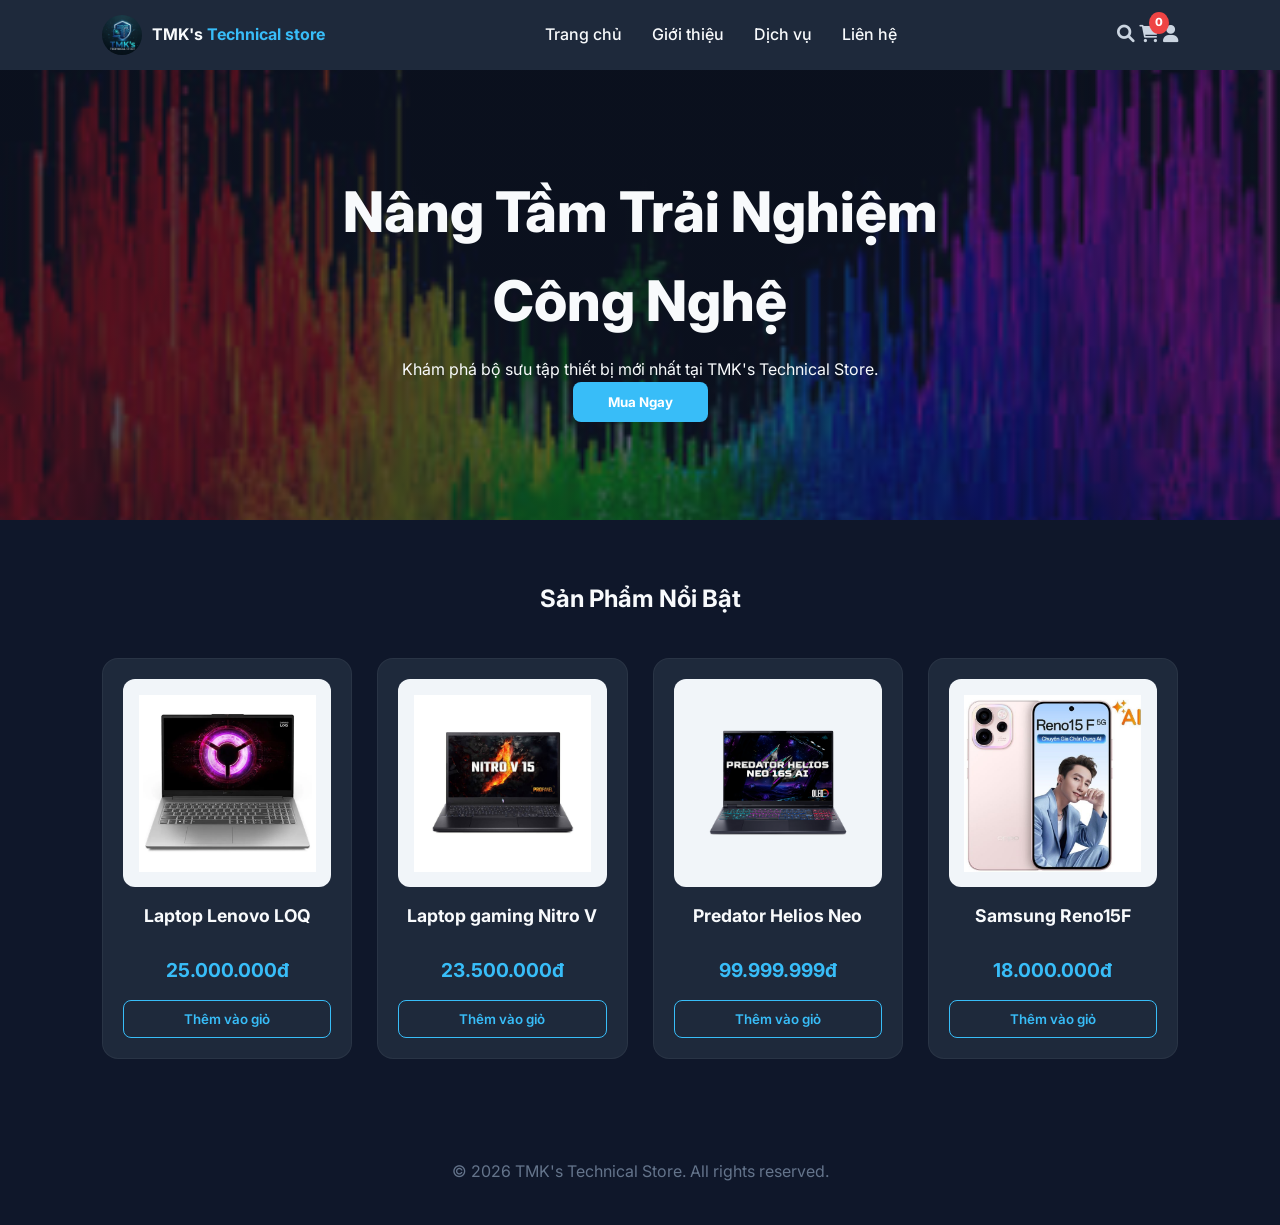
<file: TMKhang_baitapcuoimon/index.html>
<!DOCTYPE html>
<html lang="vi">
<head>
    <meta charset="UTF-8">
    <meta name="viewport" content="width=device-width, initial-scale=1.0">
    <title>TMK's Technical Store | Đồ Công Nghệ Đỉnh Cao</title>
    <link href="https://fonts.googleapis.com/css2?family=Inter:wght@400;600;700;800&display=swap" rel="stylesheet">
    <link rel="stylesheet" href="https://cdnjs.cloudflare.com/ajax/libs/font-awesome/6.0.0/css/all.min.css">
    <link rel="stylesheet" href="style.css">
</head>
<body>

    <header>
        <div class="logo">
            <img src="image/logo.png" alt="TMK Logo" class="brand-logo">
            <div class="logo-text">TMK's <span>Technical store</span></div>
        </div>
        
        <nav id="nav-menu">
            <ul>
                <li><a href="index.html">Trang chủ</a></li>
                <li><a href="gioithieu.html">Giới thiệu</a></li>
                <li><a href="dichvu.html">Dịch vụ</a></li>
                <li><a href="lienhe.html">Liên hệ</a></li>
            </ul>
        </nav>

        <div class="header-right">
            <div class="icons">
                <i class="fas fa-search"></i>
                <div class="cart-icon-wrapper" id="open-cart">
                    <i class="fas fa-shopping-cart"></i>
                    <span id="cart-count">0</span>
                </div>
                <i class="fas fa-user"></i>
            </div>
            <div class="menu-toggle" id="mobile-menu">
                <i class="fas fa-bars"></i>
            </div>
        </div>
    </header>

    <section class="hero">
        <div class="hero-content">
            <h1>Nâng Tầm Trải Nghiệm<br>Công Nghệ</h1>
            <p>Khám phá bộ sưu tập thiết bị mới nhất tại TMK's Technical Store.</p>
            <button class="btn">Mua Ngay</button>
        </div>
    </section>

    <section class="products">
        <h2>Sản Phẩm Nổi Bật</h2>
        <div class="product-grid">
            <div class="product-card">
                <div class="product-img-container">
                    <img src="image/Laptop1.png" alt="PC Gaming Ultra" class="product-img">
                </div>
                <h3>Laptop Lenovo LOQ</h3>
                <p class="price">25.000.000đ</p>
                <button class="add-cart">Thêm vào giỏ</button>
            </div>
            
            <div class="product-card">
                <div class="product-img-container">
                    <img src="image/Laptop2.jpg" alt="Bàn phím Cơ RGB" class="product-img">
                </div>
                <h3>Laptop gaming Nitro V</h3>
                <p class="price">23.500.000đ</p>
                <button class="add-cart">Thêm vào giỏ</button>
            </div>
            
            <div class="product-card">
                <div class="product-img-container">
                    <img src="image/Laptop3.png" alt="Chuột Không Dây Pro" class="product-img">
                </div>
                <h3>Predator Helios Neo</h3>
                <p class="price">99.999.999đ</p>
                <button class="add-cart">Thêm vào giỏ</button>
            </div>

            <div class="product-card">
                <div class="product-img-container">
                    <img src="image/dienthoai1.jpg" alt="iPad Pro M2" class="product-img">
                </div>
                <h3>Samsung Reno15F</h3>
                <p class="price">18.000.000đ</p>
                <button class="add-cart">Thêm vào giỏ</button>
            </div>
        </div>
    </section>

    <div id="cart-modal" class="cart-modal">
        <div class="cart-content">
            <div class="cart-header">
                <h2>Giỏ hàng của bạn</h2>
                <span class="close-cart">&times;</span>
            </div>
            <div id="cart-items">
                <p style="text-align: center; color: #64748b; padding: 20px;">Giỏ hàng trống</p>
            </div>
            <div class="cart-footer">
                <div class="total-price">
                    <span>Tổng tiền:</span>
                    <span id="total-amount">0đ</span>
                </div>
                <button class="btn btn-checkout">Thanh Toán Ngay</button>
            </div>
        </div>
    </div>

    <footer>
        <p>&copy; 2026 TMK's Technical Store. All rights reserved.</p>
    </footer>

    <script src="script.js"></script>
</body>
</html>
</file>
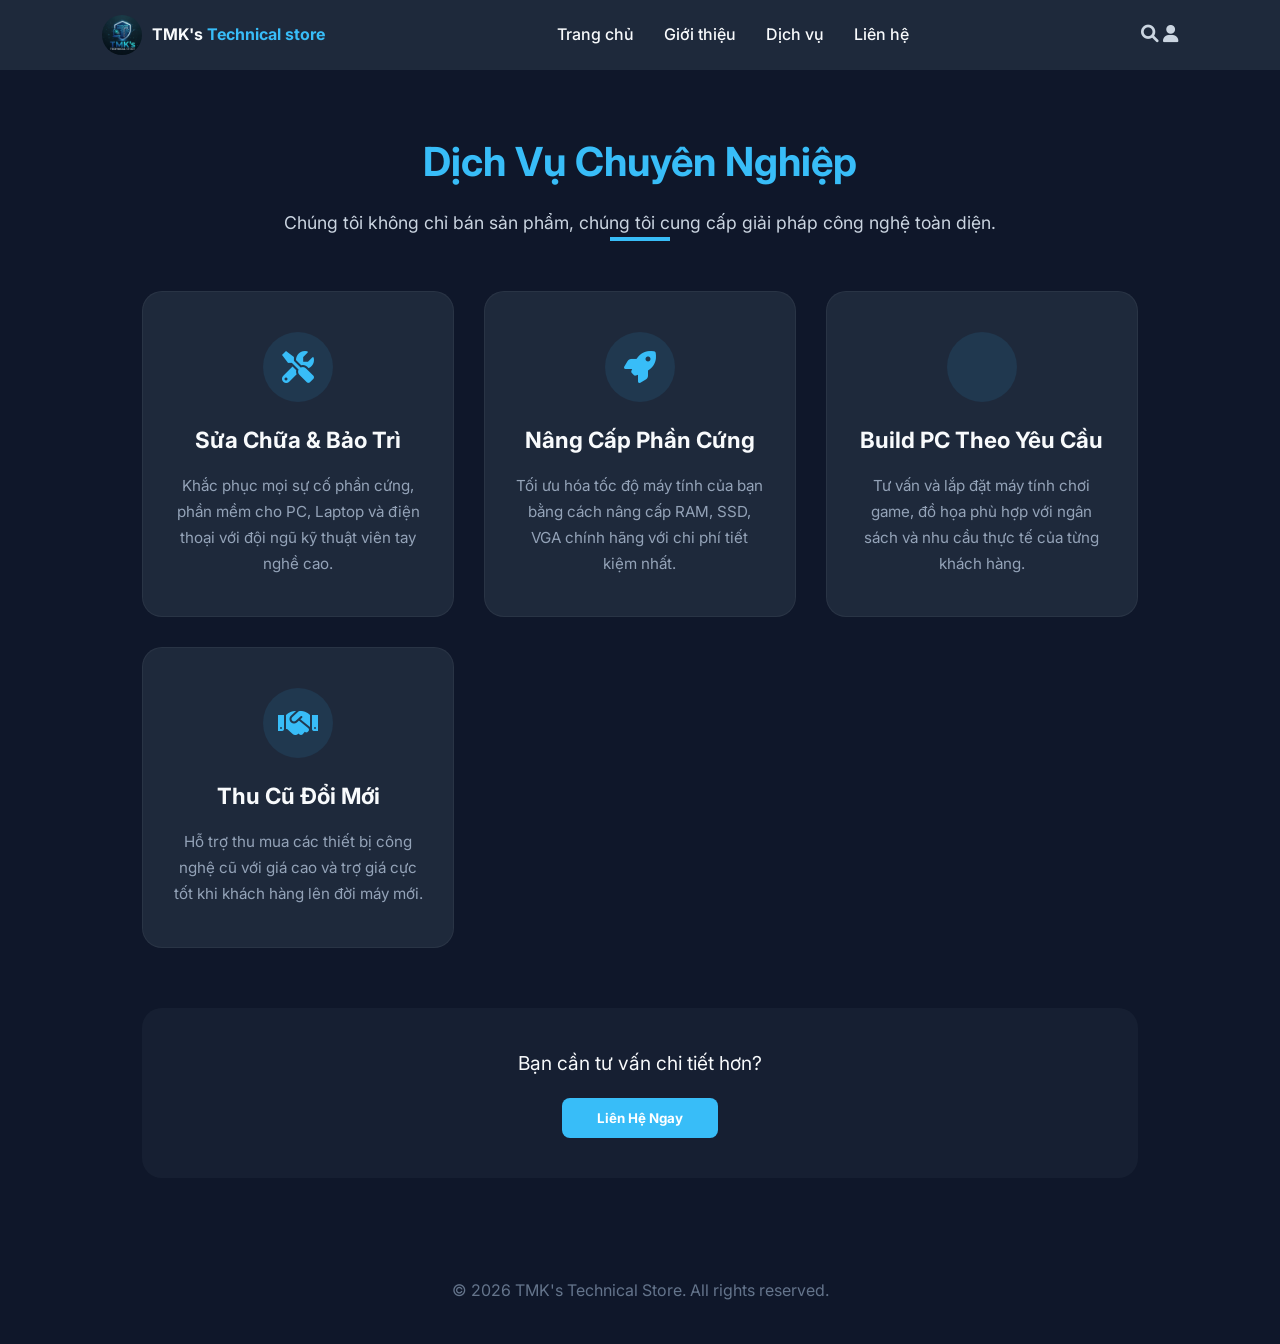
<file: TMKhang_baitapcuoimon/dichvu.html>
<!DOCTYPE html>
<html lang="vi">
<head>
    <meta charset="UTF-8">
    <meta name="viewport" content="width=device-width, initial-scale=1.0">
    <title>Dịch Vụ | TMK's Technical Store</title>
    <link href="https://fonts.googleapis.com/css2?family=Inter:wght@400;600;700;800&display=swap" rel="stylesheet">
    <link rel="stylesheet" href="https://cdnjs.cloudflare.com/ajax/libs/font-awesome/6.0.0/css/all.min.css">
    <link rel="stylesheet" href="style.css">
</head>
<body class="services-page">

    <header>
        <div class="logo">
            <img src="image/logo.png" alt="TMK Logo" class="brand-logo">
            <div class="logo-text">TMK's <span>Technical store</span></div>
        </div>
        
        <nav id="nav-menu">
            <ul>
                <li><a href="index.html">Trang chủ</a></li>
                <li><a href="gioithieu.html">Giới thiệu</a></li>
                <li><a href="dichvu.html">Dịch vụ</a></li>
                <li><a href="lienhe.html">Liên hệ</a></li>
            </ul>
        </nav>

        <div class="header-right">
            <div class="icons">
                <i class="fas fa-search"></i>
                <i class="fas fa-user"></i>
            </div>
            <div class="menu-toggle" id="mobile-menu">
                <i class="fas fa-bars"></i>
            </div>
        </div>
    </header>

    <section class="services-container">
        <div class="services-header">
            <h1>Dịch Vụ Chuyên Nghiệp</h1>
            <p>Chúng tôi không chỉ bán sản phẩm, chúng tôi cung cấp giải pháp công nghệ toàn diện.</p>
            <div class="divider"></div>
        </div>

        <div class="services-grid">
            <div class="service-card">
                <div class="service-icon">
                    <i class="fas fa-tools"></i>
                </div>
                <h3>Sửa Chữa & Bảo Trì</h3>
                <p>Khắc phục mọi sự cố phần cứng, phần mềm cho PC, Laptop và điện thoại với đội ngũ kỹ thuật viên tay nghề cao.</p>
            </div>

            <div class="service-card">
                <div class="service-icon">
                    <i class="fas fa-rocket"></i>
                </div>
                <h3>Nâng Cấp Phần Cứng</h3>
                <p>Tối ưu hóa tốc độ máy tính của bạn bằng cách nâng cấp RAM, SSD, VGA chính hãng với chi phí tiết kiệm nhất.</p>
            </div>

            <div class="service-card">
                <div class="service-icon">
                    <i class="fas fa-pawn"></i>
                </div>
                <h3>Build PC Theo Yêu Cầu</h3>
                <p>Tư vấn và lắp đặt máy tính chơi game, đồ họa phù hợp với ngân sách và nhu cầu thực tế của từng khách hàng.</p>
            </div>

            <div class="service-card">
                <div class="service-icon">
                    <i class="fas fa-handshake"></i>
                </div>
                <h3>Thu Cũ Đổi Mới</h3>
                <p>Hỗ trợ thu mua các thiết bị công nghệ cũ với giá cao và trợ giá cực tốt khi khách hàng lên đời máy mới.</p>
            </div>
        </div>

        <div class="services-cta">
            <p>Bạn cần tư vấn chi tiết hơn?</p>
            <button class="btn">Liên Hệ Ngay</button>
        </div>
    </section>

    <footer>
        <p>&copy; 2026 TMK's Technical Store. All rights reserved.</p>
    </footer>

    <script>
        const menuToggle = document.getElementById('mobile-menu');
        const navMenu = document.getElementById('nav-menu');
        menuToggle.addEventListener('click', () => {
            navMenu.classList.toggle('active');
        });
    </script>
</body>
</html>
</file>
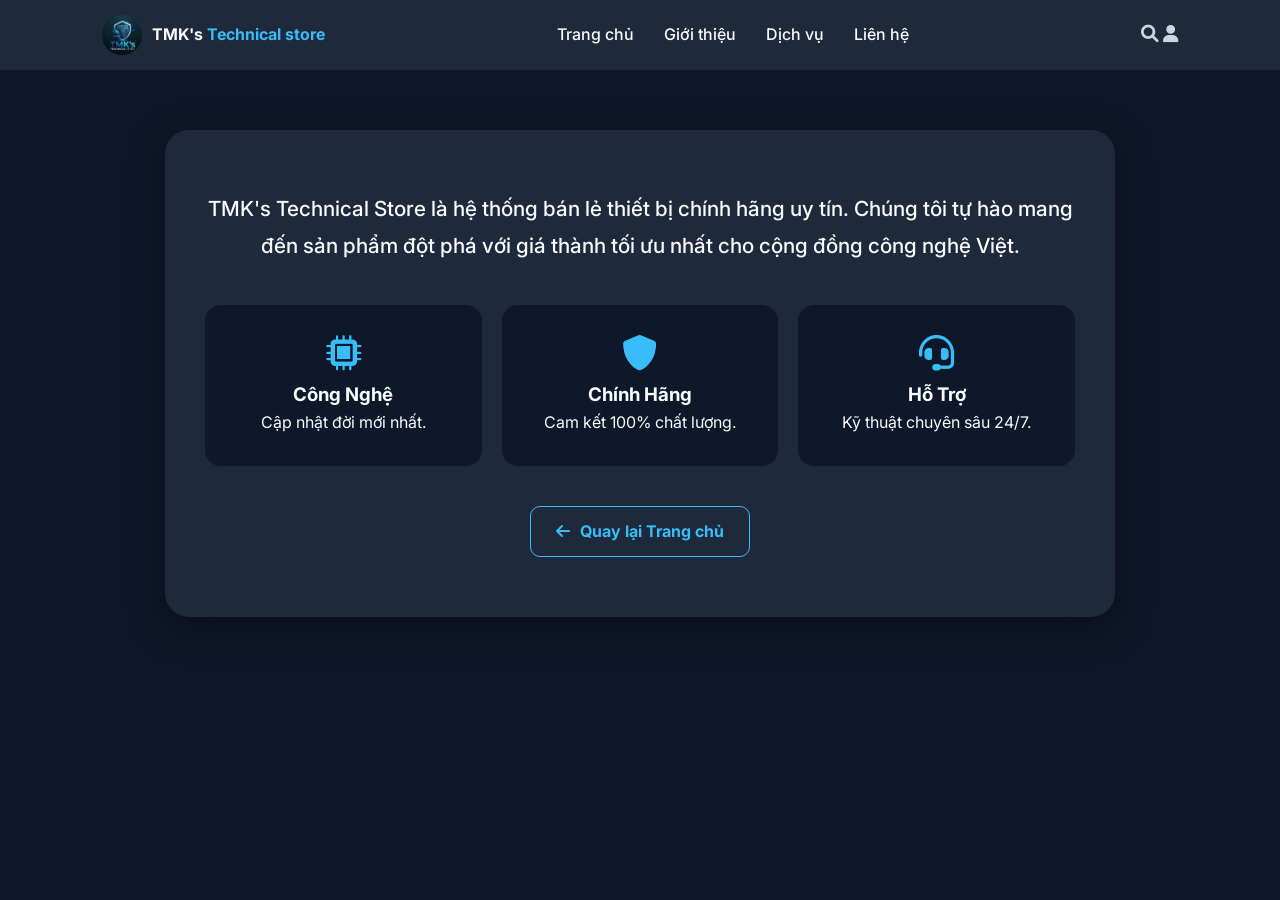
<file: TMKhang_baitapcuoimon/gioithieu.html>
<!DOCTYPE html>
<html lang="vi">
<head>
    <meta charset="UTF-8">
    <meta name="viewport" content="width=device-width, initial-scale=1.0">
    <title>Giới thiệu | TMK's Technical Store</title>
    <link href="https://fonts.googleapis.com/css2?family=Inter:wght@400;600;700;800&display=swap" rel="stylesheet">
    <link rel="stylesheet" href="https://cdnjs.cloudflare.com/ajax/libs/font-awesome/6.0.0/css/all.min.css">
    <link rel="stylesheet" href="style.css">
</head>
<body class="about-page">

    <header>
        <div class="logo">
            <img src="image/logo.png" alt="TMK Logo" class="brand-logo">
            <div class="logo-text">TMK's <span>Technical store</span></div>
        </div>
        
        <nav id="nav-menu">
            <ul>
                <li><a href="index.html">Trang chủ</a></li>
                <li><a href="gioithieu.html">Giới thiệu</a></li>
                <li><a href="dichvu.html">Dịch vụ</a></li>
                <li><a href="lienhe.html">Liên hệ</a></li>
            </ul>
        </nav>

        <div class="header-right">
            <div class="icons">
                <i class="fas fa-search"></i>
                <i class="fas fa-user"></i>
            </div>
            <div class="menu-toggle" id="mobile-menu">
                <i class="fas fa-bars"></i>
            </div>
        </div>
    </header>

    <div class="about-container">
        <section class="about-content">
            <div class="about-text">
                <p>
                    <span class="highlight">TMK's Technical Store</span> là hệ thống bán lẻ thiết bị chính hãng uy tín. Chúng tôi tự hào mang đến sản phẩm đột phá với giá thành tối ưu nhất cho cộng đồng công nghệ Việt.
                </p>
            </div>

            <div class="about-features">
                <div class="feature-item">
                    <i class="fas fa-microchip"></i>
                    <h3>Công Nghệ</h3>
                    <p>Cập nhật đời mới nhất.</p>
                </div>
                <div class="feature-item">
                    <i class="fas fa-shield-alt"></i>
                    <h3>Chính Hãng</h3>
                    <p>Cam kết 100% chất lượng.</p>
                </div>
                <div class="feature-item">
                    <i class="fas fa-headset"></i>
                    <h3>Hỗ Trợ</h3>
                    <p>Kỹ thuật chuyên sâu 24/7.</p>
                </div>
            </div>
        </section>

        <div class="about-footer">
            <a href="index.html" class="btn-back">
                <i class="fas fa-arrow-left"></i> Quay lại Trang chủ
            </a>
        </div>
    </div>

    <script>
        const menuToggle = document.getElementById('mobile-menu');
        const navMenu = document.getElementById('nav-menu');
        const icon = menuToggle.querySelector('i');

        menuToggle.addEventListener('click', () => {
            navMenu.classList.toggle('active');
            icon.classList.toggle('fa-bars');
            icon.classList.toggle('fa-times');
        });
    </script>
</body>
</html>
</file>
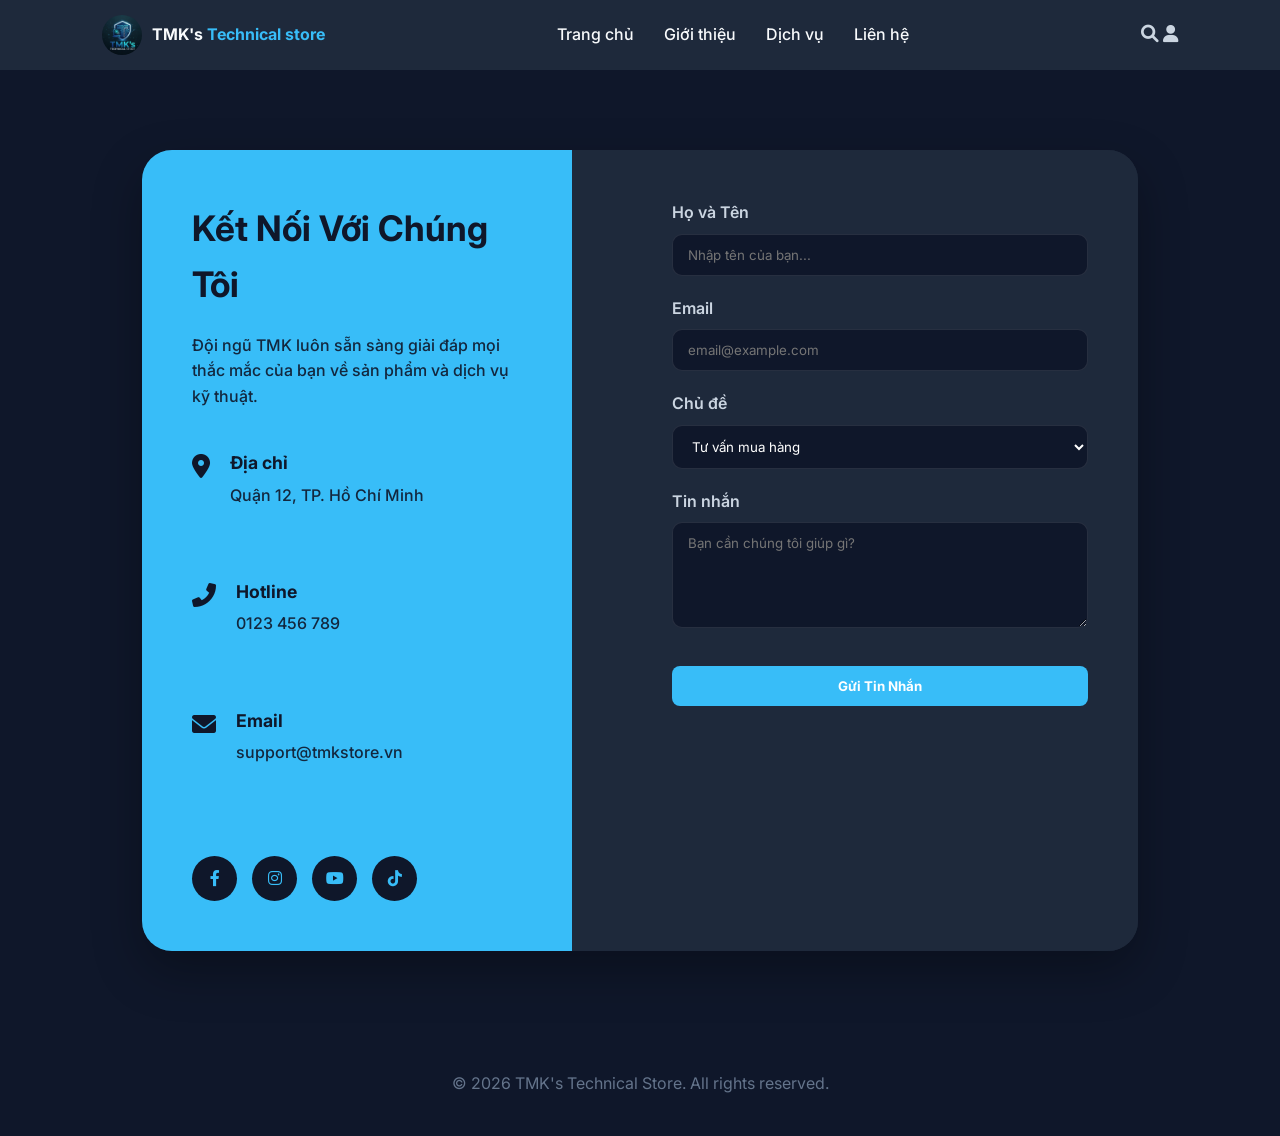
<file: TMKhang_baitapcuoimon/lienhe.html>
<!DOCTYPE html>
<html lang="vi">
<head>
    <meta charset="UTF-8">
    <meta name="viewport" content="width=device-width, initial-scale=1.0">
    <title>Liên Hệ | TMK's Technical Store</title>
    <link href="https://fonts.googleapis.com/css2?family=Inter:wght@400;600;700;800&display=swap" rel="stylesheet">
    <link rel="stylesheet" href="https://cdnjs.cloudflare.com/ajax/libs/font-awesome/6.0.0/css/all.min.css">
    <link rel="stylesheet" href="style.css">
</head>
<body class="contact-page">

    <header>
        <div class="logo">
            <img src="image/logo.png" alt="TMK Logo" class="brand-logo">
            <div class="logo-text">TMK's <span>Technical store</span></div>
        </div>
        
        <nav id="nav-menu">
            <ul>
                <li><a href="index.html">Trang chủ</a></li>
                <li><a href="gioithieu.html">Giới thiệu</a></li>
                <li><a href="dichvu.html">Dịch vụ</a></li>
                <li><a href="lienhe.html">Liên hệ</a></li>
            </ul>
        </nav>

        <div class="header-right">
            <div class="icons">
                <i class="fas fa-search"></i>
                <i class="fas fa-user"></i>
            </div>
            <div class="menu-toggle" id="mobile-menu">
                <i class="fas fa-bars"></i>
            </div>
        </div>
    </header>

    <section class="contact-container">
        <div class="contact-wrapper">
            <div class="contact-info">
                <h2>Kết Nối Với Chúng Tôi</h2>
                <p>Đội ngũ TMK luôn sẵn sàng giải đáp mọi thắc mắc của bạn về sản phẩm và dịch vụ kỹ thuật.</p>
                
                <div class="info-item">
                    <i class="fas fa-map-marker-alt"></i>
                    <div>
                        <h4>Địa chỉ</h4>
                        <p>Quận 12, TP. Hồ Chí Minh</p>
                    </div>
                </div>

                <div class="info-item">
                    <i class="fas fa-phone-alt"></i>
                    <div>
                        <h4>Hotline</h4>
                        <p>0123 456 789</p>
                    </div>
                </div>

                <div class="info-item">
                    <i class="fas fa-envelope"></i>
                    <div>
                        <h4>Email</h4>
                        <p>support@tmkstore.vn</p>
                    </div>
                </div>

                <div class="social-links">
                    <a href="#"><i class="fab fa-facebook-f"></i></a>
                    <a href="#"><i class="fab fa-instagram"></i></a>
                    <a href="#"><i class="fab fa-youtube"></i></a>
                    <a href="#"><i class="fab fa-tiktok"></i></a>
                </div>
            </div>

            <div class="contact-form">
                <form>
                    <div class="form-group">
                        <label>Họ và Tên</label>
                        <input type="text" placeholder="Nhập tên của bạn..." required>
                    </div>
                    <div class="form-group">
                        <label>Email</label>
                        <input type="email" placeholder="email@example.com" required>
                    </div>
                    <div class="form-group">
                        <label>Chủ đề</label>
                        <select>
                            <option>Tư vấn mua hàng</option>
                            <option>Hỗ trợ kỹ thuật</option>
                            <option>Bảo hành sản phẩm</option>
                            <option>Khác</option>
                        </select>
                    </div>
                    <div class="form-group">
                        <label>Tin nhắn</label>
                        <textarea rows="5" placeholder="Bạn cần chúng tôi giúp gì?"></textarea>
                    </div>
                    <button type="submit" class="btn btn-submit">Gửi Tin Nhắn</button>
                </form>
            </div>
        </div>
    </section>

    <footer>
        <p>&copy; 2026 TMK's Technical Store. All rights reserved.</p>
    </footer>

    <script>
        const menuToggle = document.getElementById('mobile-menu');
        const navMenu = document.getElementById('nav-menu');
        menuToggle.addEventListener('click', () => {
            navMenu.classList.toggle('active');
        });
    </script>
</body>
</html>
</file>
<file: TMKhang_baitapcuoimon/style.css>
/* --- 1. RESET --- */
* {
    margin: 0; padding: 0; box-sizing: border-box;
    font-family: 'Inter', sans-serif;
}

body {
    background-color: #0f172a;
    color: #f8fafc;
    line-height: 1.6;
    overflow-x: hidden;
}

/* --- 2. HEADER --- */
header {
    display: flex; justify-content: space-between; align-items: center;
    padding: 15px 8%; background: #1e293b;
    position: sticky; top: 0; z-index: 1000;
}

.logo { display: flex; align-items: center; gap: 10px; font-weight: 700; }
.brand-logo { width: 40px; height: 40px; border-radius: 50%; object-fit: cover; }
.logo span { color: #38bdf8; }

nav ul { display: flex; list-style: none; }
nav ul li a { color: #f8fafc; text-decoration: none; margin: 0 15px; font-weight: 500; transition: 0.2s; }
nav ul li a:hover { color: #38bdf8; }

.header-right { display: flex; gap: 20px; align-items: center; }
.icons i { cursor: pointer; color: #cbd5e1; font-size: 1.1rem; }
.menu-toggle { display: none; cursor: pointer; color: #38bdf8; font-size: 1.5rem; }

/* --- 3. HERO --- */
.hero {
    height: 50vh; min-height: 400px;
    background: linear-gradient(rgba(15, 23, 42, 0.7), rgba(15, 23, 42, 0.7)), url('image/anhnen.jpg') center/cover;
    display: flex; align-items: center; justify-content: center; text-align: center;
}
.hero-content h1 { font-size: clamp(2rem, 5vw, 3.5rem); font-weight: 800; margin-bottom: 10px; }
.btn { padding: 12px 35px; background: #38bdf8; border: none; color: white; font-weight: 700; border-radius: 8px; cursor: pointer; }

/* --- 4. PRODUCT GRID --- */
.products { padding: 60px 8%; }
.products h2 { text-align: center; margin-bottom: 40px; }

.product-grid {
    display: grid; grid-template-columns: repeat(auto-fit, minmax(240px, 1fr)); gap: 25px;
}

.product-card {
    background: #1e293b; padding: 20px; border-radius: 16px; text-align: center;
    border: 1px solid rgba(255,255,255,0.05); transition: 0.3s;
}
.product-card:hover { border-color: #38bdf8; }

.product-img-container {
    width: 100%; aspect-ratio: 1/1; background: #f1f5f9; 
    border-radius: 12px; margin-bottom: 15px;
    display: flex; align-items: center; justify-content: center; overflow: hidden;
}
.product-img { width: 85%; height: 85%; object-fit: contain; }

.product-card h3 { font-size: 1.1rem; height: 2.4em; overflow: hidden; margin-bottom: 10px; }
.price { color: #38bdf8; font-weight: 700; font-size: 1.2rem; margin-bottom: 15px; }
.add-cart { width: 100%; padding: 10px; background: transparent; border: 1px solid #38bdf8; color: #38bdf8; font-weight: 600; border-radius: 8px; cursor: pointer; }
.add-cart:hover { background: #38bdf8; color: white; }

/* --- 5. ABOUT PAGE (Đã sửa tiêu đề & chữ) --- */
.about-page { 
    /* Thay đổi từ display: flex thành block để header sticky hoạt động */
    display: block; 
    padding: 0; /* Xóa padding cũ */
}

.about-container {
    max-width: 950px; 
    width: 90%; /* Dùng % để co giãn tốt hơn */
    background: #1e293b; 
    padding: 60px 40px; 
    border-radius: 24px; 
    text-align: center; 
    box-shadow: 0 10px 40px rgba(0,0,0,0.4);
    /* Căn giữa container */
    margin: 60px auto; 
}
.divider { width: 60px; height: 4px; background: #38bdf8; margin: 0 auto 30px; }

.about-text p {
    font-size: 1.3rem; color: #f8fafc; /* Chữ to và sáng rõ */
    line-height: 1.8; font-weight: 500; margin-bottom: 40px;
}

.about-features { display: grid; grid-template-columns: repeat(auto-fit, minmax(200px, 1fr)); gap: 20px; margin-bottom: 40px; }
.feature-item { background: #0f172a; padding: 30px; border-radius: 16px; }
.feature-item i { font-size: 2.2rem; color: #38bdf8; margin-bottom: 10px; }

/* Nút quay lại mới */
.btn-back {
    display: inline-flex; align-items: center; gap: 10px;
    padding: 12px 25px; border: 1px solid #38bdf8; color: #38bdf8;
    text-decoration: none; font-weight: 700; border-radius: 10px; transition: 0.3s;
}
.btn-back:hover { background: #38bdf8; color: white; transform: translateX(-5px); }

/* --- 6. RESPONSIVE --- */
@media (max-width: 850px) {
    .menu-toggle { display: block; }
    nav { display: none; position: absolute; top: 100%; left: 0; width: 100%; background: #1e293b; padding: 20px; border-top: 1px solid #38bdf8; }
    nav.active { display: block; }
    nav ul { flex-direction: column; gap: 15px; }
    .about-header h1 { white-space: normal; } /* Mobile thì cho xuống dòng */
}

footer { text-align: center; padding: 40px; color: #64748b; }
/* --- 7. SERVICES PAGE --- */
.services-page {
    display: block;
}

.services-container {
    padding: 60px 8%;
    max-width: 1200px;
    margin: 0 auto;
}

.services-header {
    text-align: center;
    margin-bottom: 50px;
}

.services-header h1 {
    font-size: 2.5rem;
    color: #38bdf8;
    margin-bottom: 15px;
}

.services-header p {
    color: #cbd5e1;
    font-size: 1.1rem;
}

.services-grid {
    display: grid;
    grid-template-columns: repeat(auto-fit, minmax(280px, 1fr));
    gap: 30px;
}

.service-card {
    background: #1e293b;
    padding: 40px 30px;
    border-radius: 20px;
    text-align: center;
    border: 1px solid rgba(255,255,255,0.05);
    transition: 0.4s;
}

.service-card:hover {
    transform: translateY(-10px);
    border-color: #38bdf8;
    box-shadow: 0 10px 30px rgba(56, 189, 248, 0.1);
}

.service-icon {
    width: 70px;
    height: 70px;
    background: rgba(56, 189, 248, 0.1);
    color: #38bdf8;
    font-size: 2rem;
    display: flex;
    align-items: center;
    justify-content: center;
    border-radius: 50%;
    margin: 0 auto 20px;
    transition: 0.3s;
}

.service-card:hover .service-icon {
    background: #38bdf8;
    color: white;
}

.service-card h3 {
    margin-bottom: 15px;
    font-size: 1.4rem;
}

.service-card p {
    color: #94a3b8;
    font-size: 0.95rem;
    line-height: 1.7;
}

.services-cta {
    text-align: center;
    margin-top: 60px;
    padding: 40px;
    background: rgba(30, 41, 59, 0.5);
    border-radius: 20px;
}

.services-cta p {
    font-size: 1.2rem;
    margin-bottom: 20px;
}

/* Đảm bảo Responsive cho di động */
@media (max-width: 600px) {
    .services-header h1 { font-size: 2rem; }
    .services-container { padding: 40px 5%; }
}
/* --- 8. CONTACT PAGE --- */
.contact-page {
    display: block;
}

.contact-container {
    padding: 80px 8%;
    max-width: 1200px;
    margin: 0 auto;
}

.contact-wrapper {
    display: grid;
    grid-template-columns: 1fr 1.2fr;
    gap: 50px;
    background: #1e293b;
    border-radius: 30px;
    overflow: hidden;
    box-shadow: 0 20px 50px rgba(0,0,0,0.3);
}

/* Bên trái: Info */
.contact-info {
    background: #38bdf8;
    color: #0f172a;
    padding: 50px;
}

.contact-info h2 { font-size: 2.2rem; margin-bottom: 20px; }
.contact-info p { margin-bottom: 40px; opacity: 0.9; font-weight: 500; }

.info-item {
    display: flex;
    align-items: flex-start;
    gap: 20px;
    margin-bottom: 30px;
}

.info-item i {
    font-size: 1.5rem;
    margin-top: 5px;
}

.info-item h4 { font-size: 1.1rem; margin-bottom: 5px; }

.social-links {
    display: flex;
    gap: 15px;
    margin-top: 50px;
}

.social-links a {
    width: 45px;
    height: 45px;
    background: #0f172a;
    color: #38bdf8;
    display: flex;
    align-items: center;
    justify-content: center;
    border-radius: 50%;
    text-decoration: none;
    transition: 0.3s;
}

.social-links a:hover {
    background: white;
    transform: translateY(-5px);
}

/* Bên phải: Form */
.contact-form {
    padding: 50px;
    background: #1e293b;
}

.form-group { margin-bottom: 20px; }
.form-group label { display: block; margin-bottom: 8px; color: #cbd5e1; font-weight: 600; }

.form-group input, 
.form-group select, 
.form-group textarea {
    width: 100%;
    padding: 12px 15px;
    background: #0f172a;
    border: 1px solid rgba(255,255,255,0.1);
    border-radius: 10px;
    color: white;
    outline: none;
    transition: 0.3s;
}

.form-group input:focus, 
.form-group textarea:focus {
    border-color: #38bdf8;
}

.btn-submit {
    width: 100%;
    margin-top: 10px;
}

/* Mobile Responsive */
@media (max-width: 900px) {
    .contact-wrapper { grid-template-columns: 1fr; }
    .contact-info { padding: 40px 30px; }
    .contact-form { padding: 40px 30px; }
}
/* --- 9. SHOPPING CART MODAL --- */
.cart-icon-wrapper { position: relative; cursor: pointer; display: inline-block; }
#cart-count {
    position: absolute; top: -10px; right: -10px;
    background: #ef4444; color: white; font-size: 0.7rem;
    padding: 2px 6px; border-radius: 50%; font-weight: 800;
}

.cart-modal {
    position: fixed; top: 0; right: 0; width: 100%; height: 100%;
    background: rgba(0,0,0,0.6); z-index: 2000;
    display: none; /* Ẩn khi không dùng */
}

.cart-content {
    position: absolute; top: 0; right: 0;
    width: 400px; height: 100%; background: #1e293b;
    padding: 30px; display: flex; flex-direction: column;
    box-shadow: -5px 0 20px rgba(0,0,0,0.5);
    animation: slideIn 0.3s ease-out;
}

@keyframes slideIn { from { transform: translateX(100%); } to { transform: translateX(0); } }

.cart-header { display: flex; justify-content: space-between; align-items: center; border-bottom: 1px solid rgba(255,255,255,0.1); padding-bottom: 20px; }
.close-cart { font-size: 2rem; cursor: pointer; color: #cbd5e1; }

#cart-items { flex: 1; overflow-y: auto; padding: 20px 0; }

.cart-item {
    display: flex; align-items: center; gap: 15px;
    margin-bottom: 20px; padding-bottom: 15px; border-bottom: 1px solid rgba(255,255,255,0.05);
}
.cart-item img { width: 60px; height: 60px; object-fit: contain; background: white; border-radius: 8px; }
.cart-item-info h4 { font-size: 0.9rem; margin-bottom: 5px; }
.cart-item-info p { color: #38bdf8; font-weight: 700; }

.cart-footer { border-top: 1px solid rgba(255,255,255,0.1); padding-top: 20px; }
.total-price { font-size: 1.2rem; font-weight: 700; margin-bottom: 20px; display: flex; justify-content: space-between; }
.btn-checkout { width: 100%; }

@media (max-width: 450px) { .cart-content { width: 100%; } }
</file>
